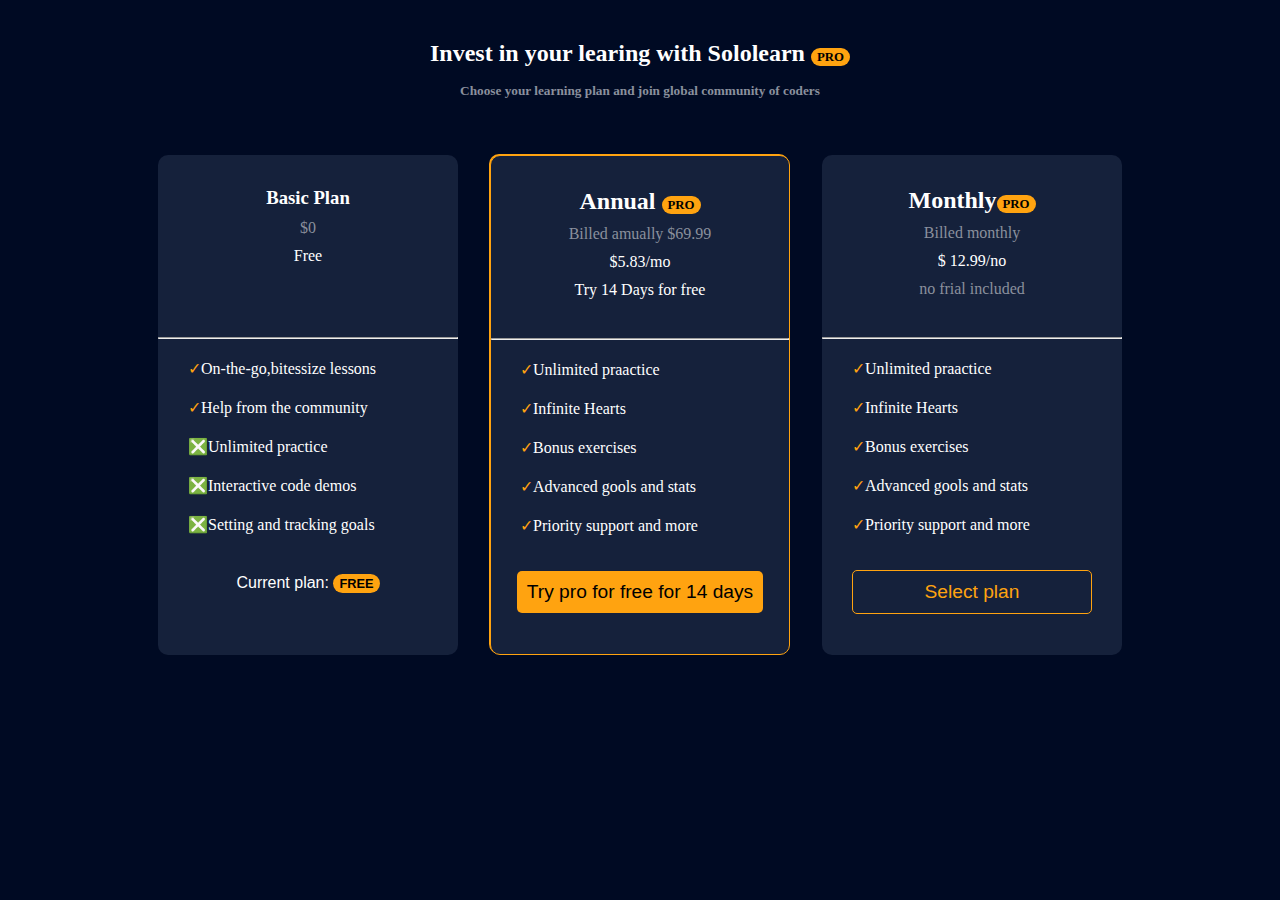
<file: gopro.html>
<!DOCTYPE html>
<html lang="en">
  <head>
    <meta charset="utf-8" />
    <meta name="viewport" content="width=device-width, initial-scale=1" />
    <link rel="icon" type="image/png" href="./images/developerZone__logo.png" />
    <!-- FontSwesome cdn -->
    <link
      rel="stylesheet"
      href="https://cdnjs.cloudflare.com/ajax/libs/font-awesome/6.5.1/css/all.min.css"
      integrity="sha512-DTOQO9RWCH3ppGqcWaEA1BIZOC6xxalwEsw9c2QQeAIftl+Vegovlnee1c9QX4TctnWMn13TZye+giMm8e2LwA=="
      crossorigin="anonymous"
      referrerpolicy="no-referrer"
    />
    <!-- Bootstrap all cdn -->
    <!-- <link
      href="https://cdn.jsdelivr.net/npm/bootstrap@5.3.3/dist/css/bootstrap.min.css"
      rel="stylesheet"
    />
    <link
      href="https://getbootstrap.com/docs/5.3/assets/css/docs.css"
      rel="stylesheet"
    /> -->
    <title>Go-Pro</title>
    <!-- <script src="https://cdn.jsdelivr.net/npm/bootstrap@5.3.3/dist/js/bootstrap.bundle.min.js"></script> -->
    <!-- External CSS LINK -->
    <link rel="stylesheet" href="./styles/style.css" />
  </head>
  <body class="go-pro-body-control">
    <main>
      <div class="go-pro-section">
        <div class="go-pro-section-heading">
          <h2>
            Invest in your learing with Sololearn
            <span class="go-pro">pro</span>
          </h2>
          <h5 class="go-pro-color">
            Choose your learning plan and join global community of coders
          </h5>
        </div>
        <div class="go-pro-card-container">
          <div class="go-pro-card" id="go-pro-item">
            <div class="go-pro-card-header">
              <h3>Basic Plan</h3>
              <span class="go-pro-color"> $0 </span>
              <span>Free</span>
            </div>
            <div class="go-pro-horizontal">
              <hr />
            </div>
            <div class="go-pro-card-body">
              <ul>
                <li>
                  <span style="color: #ffa310">✓</span>On-the-go,bitessize
                  lessons
                </li>
                <li>
                  <span style="color: #ffa310">✓</span>Help from the community
                </li>
                <li>❎Unlimited practice</li>
                <li>❎Interactive code demos</li>
                <li>❎Setting and tracking goals</li>
              </ul>
            </div>
            <div class="go-pro-card-footer">
              <button type="submit" class="go-pro-btn-free">
                Current plan: <span class="go-pro">Free</span>
              </button>
            </div>
          </div>

          <div class="go-pro-card" id="go-pro-card-full">
            <div class="go-pro-card-header">
              <h2>Annual <span class="go-pro">pro</span></h2>
              <span class="go-pro-color"> Billed amually $69.99</span>
              <span>$5.83/mo</span>
              <span>Try 14 Days for free</span>
            </div>
            <div class="go-pro-horizontal">
              <hr />
            </div>
            <div class="go-pro-card-body">
              <ul>
                <li>
                  <span style="color: #ffa310">✓</span>Unlimited praactice
                </li>
                <li><span style="color: #ffa310">✓</span>Infinite Hearts</li>
                <li><span style="color: #ffa310">✓</span>Bonus exercises</li>
                <li>
                  <span style="color: #ffa310">✓</span>Advanced gools and stats
                </li>
                <li>
                  <span style="color: #ffa310">✓</span>Priority support and more
                </li>
              </ul>
            </div>
            <div class="go-pro-card-footer">
              <button type="submit" class="go-pro-btn-anual">
                Try pro for free for 14 days
              </button>
            </div>
          </div>

          <div class="go-pro-card">
            <div class="go-pro-card-header">
              <h2>Monthly<span class="go-pro">pro</span></h2>
              <span class="go-pro-color">Billed monthly </span>
              <span>$ 12.99/no</span>
              <span class="go-pro-color">no frial included</span>
            </div>
            <div class="go-pro-horizontal">
              <hr />
            </div>
            <div class="go-pro-card-body">
              <ul>
                <li>
                  <span style="color: #ffa310">✓</span>Unlimited praactice
                </li>
                <li><span style="color: #ffa310">✓</span>Infinite Hearts</li>
                <li><span style="color: #ffa310">✓</span>Bonus exercises</li>
                <li>
                  <span style="color: #ffa310">✓</span>Advanced gools and stats
                </li>
                <li>
                  <span style="color: #ffa310">✓</span>Priority support and more
                </li>
              </ul>
            </div>
            <div class="go-pro-card-footer">
              <button type="submit" class="go-pro-btn-montly">
                Select plan
              </button>
            </div>
          </div>
        </div>
      </div>
    </main>
  </body>
</html>
</file>
<file: styles/style.css>
/* Reset code starts here  */

* {
  padding: 0px;
  margin: 0px;
  box-sizing: border-box;
  list-style-type: none;
  text-decoration: none;
}
html {
  scroll-behavior: smooth;
}

/* Reset code ends here  */

/* Universal/Common code starts here */

/* Universal/Common code ends here */

/* Header starts here  */

#logoImage__control {
  max-width: 3.6rem;
  height: auto;
}

/* Header ends here  */

/* Conver starts here  */
#cover__control {
  width: 100%;
  min-height: 80vh;

  background-image: url(/images/cover__photo.jpg);
  background-attachment: fixed;
  background-repeat: no-repeat;
  background-position: center;
  background-size: cover;
}

#cover-main-control {
  width: 60%;
  margin: 0 auto;
  height: auto;
}

.changecontentHeading::after {
  content: ' ';
  color: #ff9900;
  font-weight: bold;
  font-size: 2.6rem;
  font-weight: bolder;

  font-style: italic;
  font-family: Truculenta;
  animation: changetextHeaing 40s infinite linear;
}
@keyframes changetextHeaing {
  0% {
    content: 'Learning to code got simplified.';
  }
  10% {
    content: "Learning is fun.Let's start your journey";
  }
  20% {
    content: 'Evaluate your codiing knowledge';
  }
  30% {
    content: 'Nothing is Impossible, Learn code with us';
  }
  40% {
    content: 'Only the Developer path Developer_Zone';
  }
  50% {
    content: 'We teach the world class commitment';
  }
  60% {
    content: 'We believe effort is cuccess, Be effective journey with Developer_Zone';
  }
  80% {
    content: 'Stay Cool and Learn from us Advanced thing';
  }
  100% {
    content: "All in here,Let's starts your journey";
  }
}
/* Conver cnds here  */

/* Course section stars here  */
#course-control {
  width: 100%;
  background-color: #f2f5f7;
}
#course-control-main {
  width: 80%;
  background-color: #ffffff;
  margin: 0 auto;

  -webkit-box-shadow: 0 0 10px gray;
  box-shadow: 0 0 10px gray;
}
/* Course section stars here  */

/* Main section starts here */
#mainSection__control {
  background-color: #f2f5f7;
}

#get__guides-control {
  width: 90%;
  margin: 0 auto;
}
/* Main section ends here */

/* Getguide lower starts here  */

#get__guide-lower {
  width: 100%;
  background-color: #ffffff;
}

#get__guide-lower-title-control {
  max-width: 600px;
  margin: 0 auto;
}

#get__guide-lower-main {
  width: 80%;
  margin: 0 auto;
}

.get__guide-card-height-control {
  min-height: 440px; /* overflow-y: auto; */
}

/* Getguide lower ends here  */

/*  Community overview starts here    */
#community-overview {
  width: 100%;
  /* background-color: #f2f5f7; */
  background-color: #44546a;
}
.community-hr {
  border: 5px dotted white;
  border-bottom: none;
  max-width: 500px;
  margin: 0 auto;
}
#community-overview-main {
  width: 80%;
  margin: 0 auto;
}

#carousel-img-control {
  height: 260px;
  width: auto;
}

/*   Community overview ends here     */

/* Why code upper starts here    */
#why-code-upper {
  width: 100%;
  background-color: #ffffff;
}
#why-code-main {
  width: 90%;
  margin: 0 auto;
}

.changecontent::after {
  content: ' ';
  color: #ff9900;
  font-weight: bold;

  animation: changetext 20s infinite linear;
}
@keyframes changetext {
  0% {
    content: 'Accountants';
  }
  10% {
    content: 'Designer';
  }
  20% {
    content: 'Delivery Drivers';
  }
  30% {
    content: 'Product manager';
  }
  40% {
    content: 'Baristas';
  }
  50% {
    content: 'IT Coordinators';
  }
  60% {
    content: 'Constuncion Worker';
  }
  80% {
    content: 'Web Developer';
  }
  100% {
    content: 'App Developer';
  }
}
/* Why code upper ends here   */

/* Why code section starts  here  */
#why-section-control {
  width: 100%;
  background-color: #f2f5f7;
}

#why-section-main {
  width: 90%;
  margin: 0 auto;
}

#why-card-height-control {
  min-height: 440px;
}

/* Why code section ends  here  --> */

/* Upgrade plan starts here  */

#upgrade-plan-control {
  width: 100%;
  background-color: #2d3846;
}

#upgrade-plan-main {
  width: 80%;
  margin: 0 auto;
}

#upgrade-plan-list-control {
  width: 80%;
  margin: 0 auto;
}

.upgrade-plan-main-card {
  color: white;
  /* display: flex;
  flex-direction: column;
  flex-basis: 300px; */
  border: 1px solid #6b7f99;
  padding: 1rem;
  border-radius: 10px;
  margin: 10px;
}

.upgrade-plan-btn {
  flex-basis: 360px;
  background-color: #ffa310;
  transition: all 0.4s;
}
.upgrade-plan-btn:hover {
  background-color: #ffb238;
}
/* Upgrade plan ends here  */

/* Success story starts here  */

#success-story-control {
  width: 100%;
  background-color: #ffffff;

  display: flex;
  justify-content: center;
  align-items: center;
}

#success-story-main {
  flex-basis: 486px;
  margin: 0 auto;
}

#success-story-image-control {
  height: 220px;
}

/* Success story ends here  */

/* Award starts here  */

#award-control {
  width: 100%;
  background-color: #f2f5f7;
}

#award-control-main {
  width: 70%;
  margin: 0 auto;
}

/* Award ends here  */

/* Community learner control stars here  */
#community-learner-control {
  width: 100%;
  background-color: #1f1e28;
}
.community-learner-left {
  flex-basis: 50%;
}
.community-learner-right {
  flex-basis: 50%;
}

.community-form-control {
  max-width: 440px;
}
/* Community learner control stars here  */

/* Full functionallity section starts here  */

#full-functionallity-control {
  width: 100%;
  /* background-color: #44546a; */
  background-color: #0f051a;
}

#full-functionallity-main {
  width: 95%;
  margin: 0 auto;
}

/* Full functionallity section ends here   */

/* Footer section starts here */
#footer__control {
  overflow: hidden;
  background-color: #18171d;
}
/* Footer section ends here */

/* Go-Pro section starts here  */

.go-pro-body-control {
  background-color: #000a23;
}

.go-pro-color {
  color: #8a909d;
}
.go-pro-section-heading {
  display: flex;
  flex-direction: column;
  justify-content: center;
  align-items: center;
  text-align: center;
  padding: 20px;
  margin: 20px;
  gap: 1rem;
  color: white;
}

.go-pro-card-container {
  display: flex;
  flex-wrap: wrap;
  justify-content: center;
  align-items: center;
}
.go-pro-card {
  text-align: center;
  flex-basis: 300px;
  height: 500px;
  margin: 1rem;
  background-color: #15213b;
  color: white;
  border-radius: 10px;
  transition: all 0.6s;
}

.go-pro-card:hover {
  transform: scale(1.01);
}
.go-pro-card-header {
  display: flex;
  flex-direction: column;
  margin: 1rem;
  padding: 1rem;
  height: 150px;
  gap: 10px;
}

.go-pro-card-body {
  display: flex;
  flex-direction: column;
  justify-content: center;
  align-items: center;
}
.go-pro-card-body ul {
  width: 240px;
}
.go-pro-card-body ul li {
  margin: 20px 0;
  text-align: left;
}
#go-pro-card-full {
  border: 1px solid #ffa310;

  box-shadow: -1px -1px #ffa310;
}

.go-pro-card-footer {
  margin: 1rem 0;
  display: flex;
  justify-content: center;
  align-items: center;
}

.go-pro {
  text-transform: uppercase;
  background-color: #ffa310;
  color: black;
  font-size: 0.8rem;
  font-weight: bold;
  padding: 2px 6px;
  border-radius: 20px;
}

.go-pro-btn-free {
  background-color: transparent;
  font-size: 1rem;
  padding: 4px 10px;
  border: none;
  color: white;
}

.go-pro-btn-anual {
  background-color: #ffa310;
  border-radius: 5px;
  font-size: 1.2rem;
  padding: 10px 10px;
  border: none;
  color: black;
}
.go-pro-btn-montly {
  background-color: #15213b;
  border-radius: 5px;
  font-size: 1.2rem;
  padding: 10px 10px;
  border: 1px solid #ffa310;
  color: #ffa310;
  width: 80%;
}

.go-pro-btn-montly:hover {
  background-color: white;
  color: black;
}

@media (max-width: 600px) {
  .go-pro-section-heading h2 {
    font-size: 1rem;
  }
  .go-pro-card:last-child {
    order: 1;
  }

  .go-pro-card:first-child {
    order: 2;
  }
}

/* Go-Pro section ends here  */

/* Discussion section starts here */
#discussion__main-control {
  min-height: 100vh;
  background-color: #f2f5f7;
}
.discussion__section {
  width: 90%;
}
#discussion__select-control {
  width: 300px;
}
#discussion__card-right__logo-control {
  height: 3rem;
  width: auto;
}
/* Discussion section ends here */
</file>
